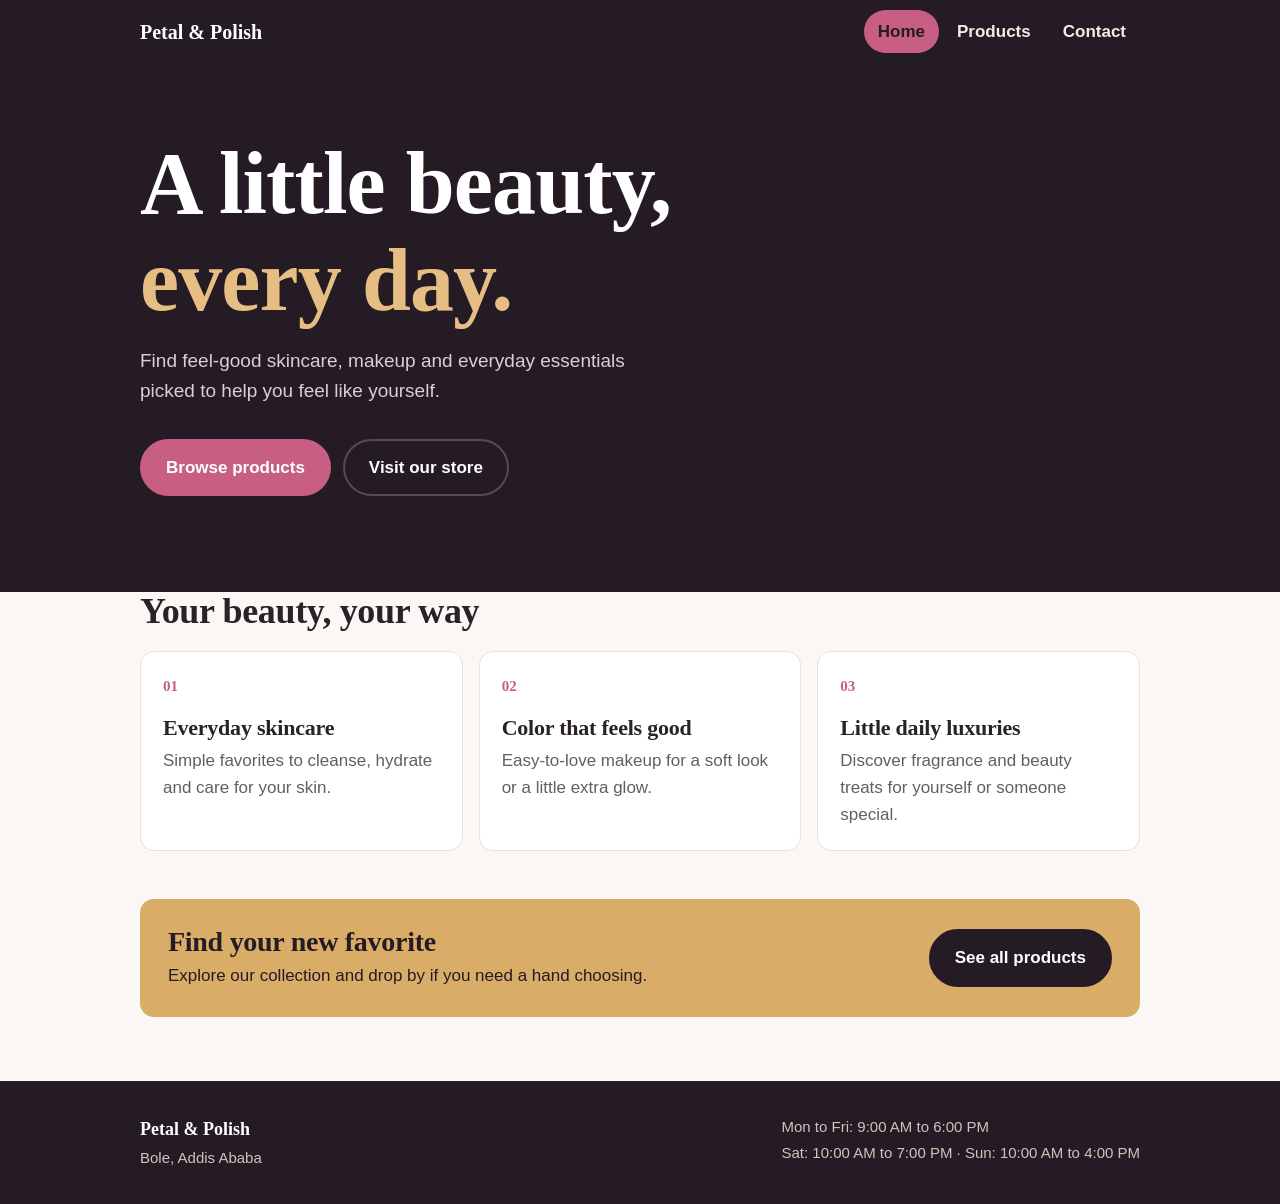
<file: index.html>
<!DOCTYPE html>
<html lang="en">
  <head>
    <meta charset="UTF-8">
    <meta name="viewport" content="width=device-width, initial-scale=1">
    <title>Petal &amp; Polish | Beauty and skincare</title>
    <meta name="description" content="Discover skincare, makeup and beauty essentials at Petal & Polish.">
    <meta name="theme-color" content="#251b24">
    <link rel="stylesheet" href="css/style.css">
  </head>
  <body>
    <a class="skip" href="#content">Skip to content</a>

    <header class="site-header">
      <div class="wrap header-inner">
        <a class="brand" href="index.html">Petal &amp; Polish</a>
        <nav class="site-nav" aria-label="Main">
          <a href="index.html" aria-current="page">Home</a>
          <a href="menu.html">Products</a>
          <a href="contact.html">Contact</a>
        </nav>
      </div>
    </header>

    <section class="hero">
      <div class="wrap hero-inner">
        <h1>A little beauty,<br><span class="accent">every day.</span></h1>
        <p class="lead">Find feel-good skincare, makeup and everyday essentials picked to help you feel like yourself.</p>
        <div class="actions">
          <a class="button" href="menu.html">Browse products</a>
          <a class="button button-ghost" href="contact.html">Visit our store</a>
        </div>
      </div>
    </section>

    <main id="content" class="wrap">
      <section aria-labelledby="why-title">
        <h2 id="why-title" class="section-title">Your beauty, your way</h2>
        <div class="highlights">
          <article class="highlight">
            <span class="highlight-num" aria-hidden="true">01</span>
            <h3>Everyday skincare</h3>
            <p>Simple favorites to cleanse, hydrate and care for your skin.</p>
          </article>
          <article class="highlight">
            <span class="highlight-num" aria-hidden="true">02</span>
            <h3>Color that feels good</h3>
            <p>Easy-to-love makeup for a soft look or a little extra glow.</p>
          </article>
          <article class="highlight">
            <span class="highlight-num" aria-hidden="true">03</span>
            <h3>Little daily luxuries</h3>
            <p>Discover fragrance and beauty treats for yourself or someone special.</p>
          </article>
        </div>
      </section>

      <section class="cta" aria-labelledby="cta-title">
        <div>
          <h2 id="cta-title">Find your new favorite</h2>
          <p>Explore our collection and drop by if you need a hand choosing.</p>
        </div>
        <a class="button" href="menu.html">See all products</a>
      </section>
    </main>

    <footer class="site-footer">
      <div class="wrap footer-inner">
        <div>
          <p class="footer-name">Petal &amp; Polish</p>
          <p>Bole, Addis Ababa</p>
        </div>
        <div>
          <p>Mon to Fri: 9:00 AM to 6:00 PM</p>
          <p>Sat: 10:00 AM to 7:00 PM &middot; Sun: 10:00 AM to 4:00 PM</p>
        </div>
      </div>
    </footer>

    <script src="js/app.js"></script>
  </body>
</html>
</file>
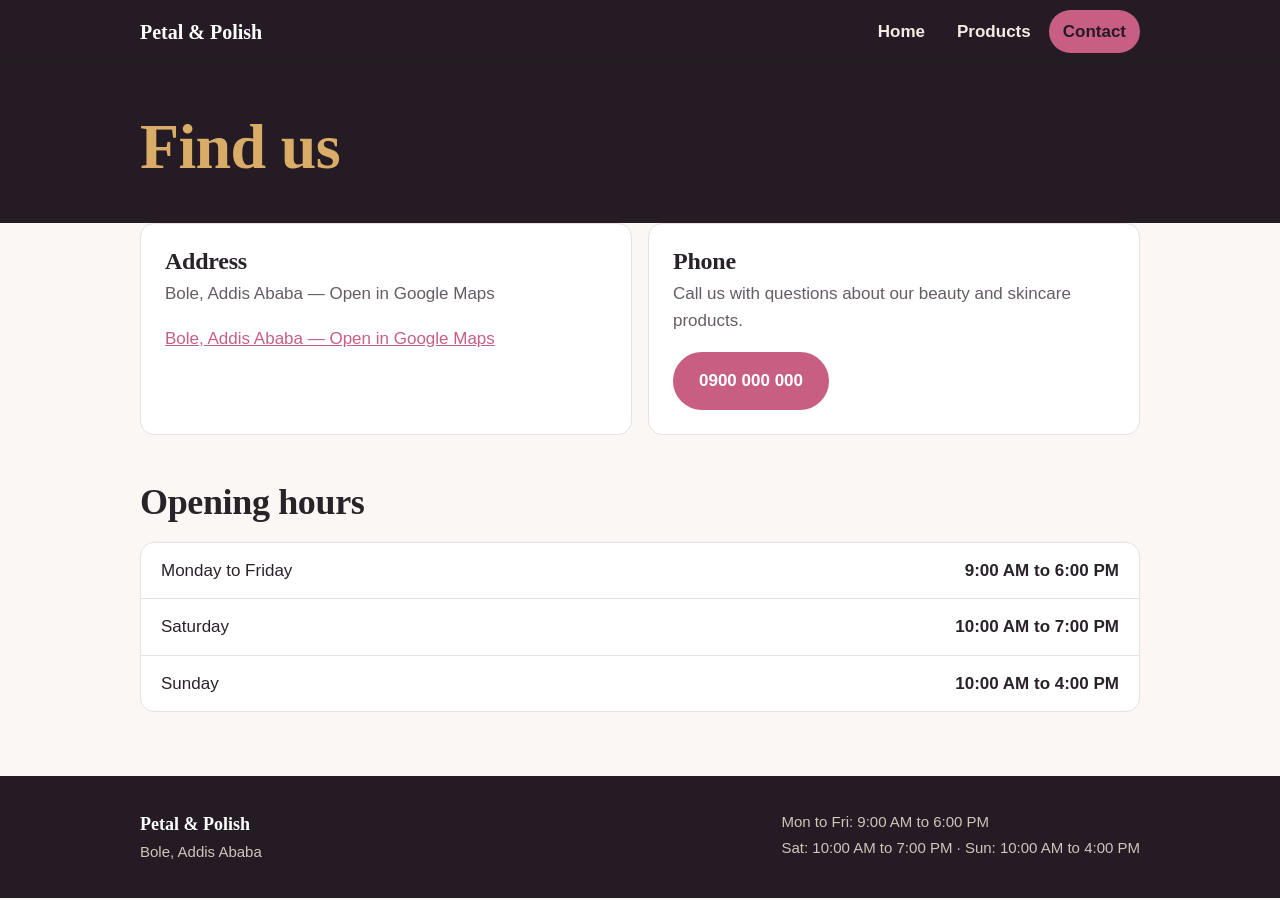
<file: contact.html>
<!DOCTYPE html>
<html lang="en">
  <head>
    <meta charset="UTF-8">
    <meta name="viewport" content="width=device-width, initial-scale=1">
    <title>Contact | Petal &amp; Polish</title>
    <meta name="description" content="Visit Petal & Polish in Bole, Addis Ababa, or get in touch with our beauty shop.">
    <meta name="theme-color" content="#251b24">
    <link rel="stylesheet" href="css/style.css">
  </head>
  <body>
    <a class="skip" href="#content">Skip to content</a>

    <header class="site-header">
      <div class="wrap header-inner">
        <a class="brand" href="index.html">Petal &amp; Polish</a>
        <nav class="site-nav" aria-label="Main">
          <a href="index.html">Home</a>
          <a href="menu.html">Products</a>
          <a href="contact.html" aria-current="page">Contact</a>
        </nav>
      </div>
    </header>

    <section class="page-head">
      <div class="wrap">
        <h1>Find us</h1>
      </div>
    </section>

    <main id="content" class="wrap">
      <div class="contact-grid">
        <div class="contact-box">
          <h2>Address</h2>
          <p>Bole, Addis Ababa — Open in Google Maps </p>
          <p><a href="https://www.google.com/maps/search/?api=1&amp;query=Bole%2C%20Addis%20Ababa" target="_blank" rel="noopener noreferrer">Bole, Addis Ababa — Open in Google Maps</a></p>
        </div>

        <div class="contact-box">
          <h2>Phone</h2>
          <p>Call us with questions about our beauty and skincare products.</p>
          <a class="button" href="tel:0900000000">0900 000 000</a>
        </div>
      </div>

      <h2 class="section-title">Opening hours</h2>
      <table class="hours">
        <caption class="sr-only">Opening hours</caption>
        <tbody>
          <tr><th scope="row">Monday to Friday</th><td>9:00 AM to 6:00 PM</td></tr>
          <tr><th scope="row">Saturday</th><td>10:00 AM to 7:00 PM</td></tr>
          <tr><th scope="row">Sunday</th><td>10:00 AM to 4:00 PM</td></tr>
        </tbody>
      </table>
    </main>

    <footer class="site-footer">
      <div class="wrap footer-inner">
        <div>
          <p class="footer-name">Petal &amp; Polish</p>
          <p>Bole, Addis Ababa</p>
        </div>
        <div>
          <p>Mon to Fri: 9:00 AM to 6:00 PM</p>
          <p>Sat: 10:00 AM to 7:00 PM &middot; Sun: 10:00 AM to 4:00 PM</p>
        </div>
      </div>
    </footer>

    <script src="js/app.js"></script>
  </body>
</html>
</file>
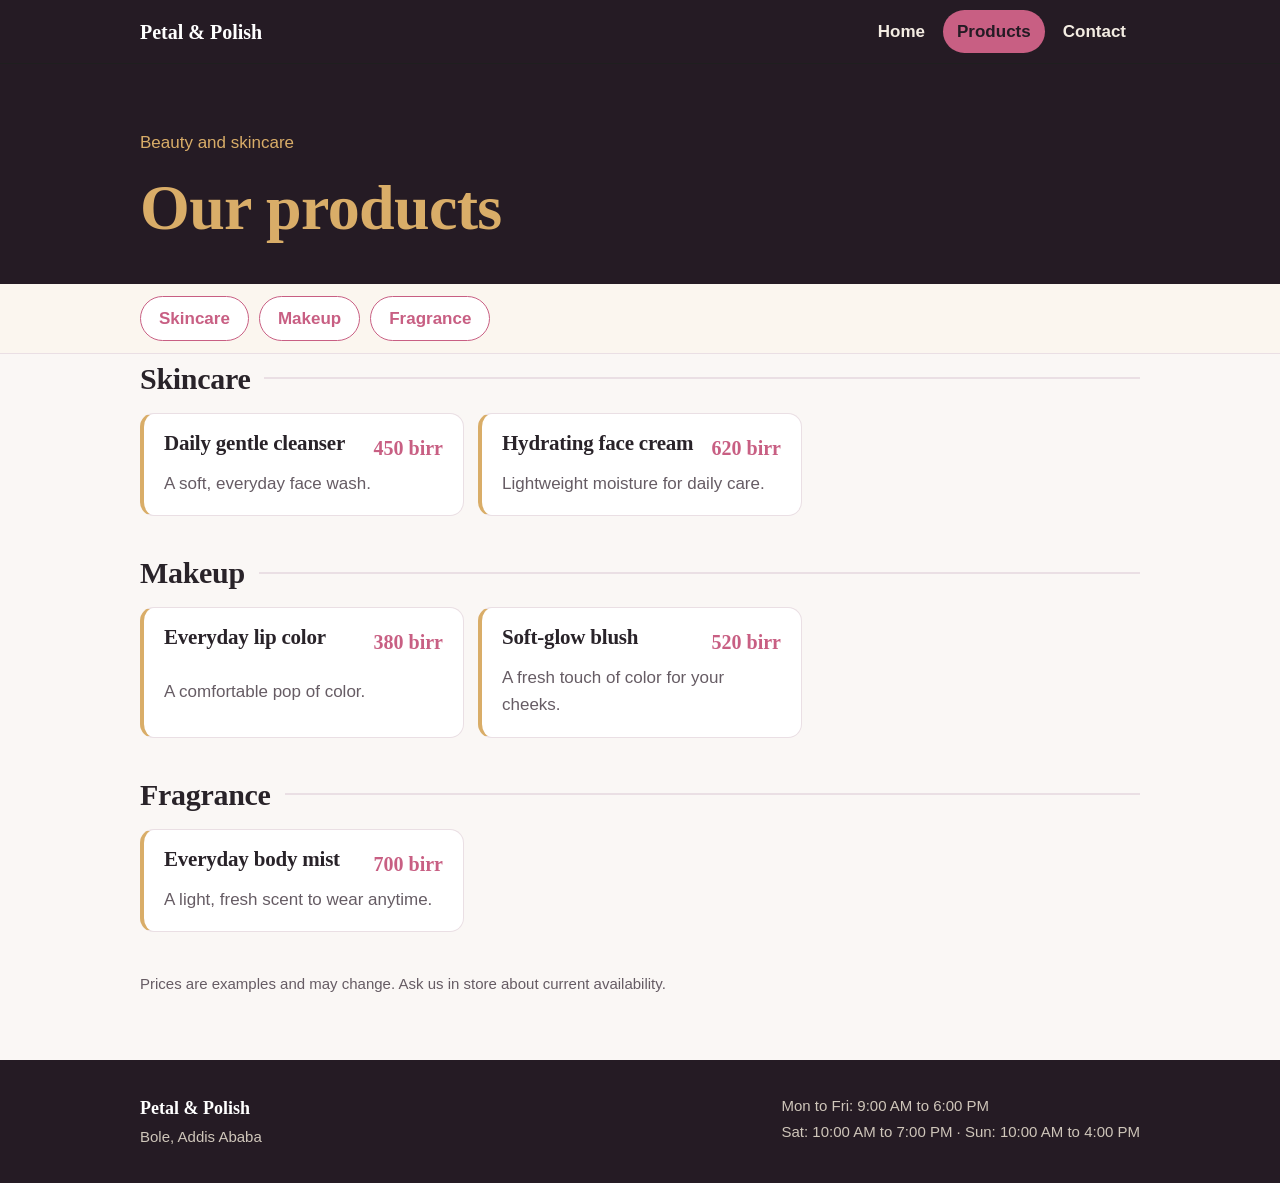
<file: menu.html>
<!DOCTYPE html>
<html lang="en">
  <head>
    <meta charset="UTF-8">
    <meta name="viewport" content="width=device-width, initial-scale=1">
    <title>Products | Petal &amp; Polish</title>
    <meta name="description" content="Explore skincare, makeup and beauty essentials at Petal & Polish.">
    <meta name="theme-color" content="#251b24">
    <link rel="stylesheet" href="css/style.css">
  </head>
  <body>
    <a class="skip" href="#content">Skip to content</a>

    <header class="site-header">
      <div class="wrap header-inner">
        <a class="brand" href="index.html">Petal &amp; Polish</a>
        <nav class="site-nav" aria-label="Main">
          <a href="index.html">Home</a>
          <a href="menu.html" aria-current="page">Products</a>
          <a href="contact.html">Contact</a>
        </nav>
      </div>
    </header>

    <section class="page-head">
      <div class="wrap">
        <p class="eyebrow">Beauty and skincare</p>
        <h1>Our products</h1>
      </div>
    </section>

    <nav class="chips" aria-label="Menu sections">
      <div class="wrap chips-inner">
        <a href="#skincare">Skincare</a>
        <a href="#makeup">Makeup</a>
        <a href="#fragrance">Fragrance</a>
      </div>
    </nav>

    <main id="content" class="wrap">
      <section aria-labelledby="skincare">
        <h2 id="skincare" class="menu-title">Skincare</h2>
        <div class="menu-grid">
          <article class="item">
            <h3>Daily gentle cleanser</h3>
            <p>A soft, everyday face wash.</p>
            <p class="price">450 birr</p>
          </article>
          <article class="item">
            <h3>Hydrating face cream</h3>
            <p>Lightweight moisture for daily care.</p>
            <p class="price">620 birr</p>
          </article>
        </div>
      </section>

      <section aria-labelledby="makeup">
        <h2 id="makeup" class="menu-title">Makeup</h2>
        <div class="menu-grid">
          <article class="item">
            <h3>Everyday lip color</h3>
            <p>A comfortable pop of color.</p>
            <p class="price">380 birr</p>
          </article>
          <article class="item">
            <h3>Soft-glow blush</h3>
            <p>A fresh touch of color for your cheeks.</p>
            <p class="price">520 birr</p>
          </article>
        </div>
      </section>

      <section aria-labelledby="fragrance">
        <h2 id="fragrance" class="menu-title">Fragrance</h2>
        <div class="menu-grid">
          <article class="item">
            <h3>Everyday body mist</h3>
            <p>A light, fresh scent to wear anytime.</p>
            <p class="price">700 birr</p>
          </article>
        </div>
      </section>

      <p class="note">Prices are examples and may change. Ask us in store about current availability.</p>
    </main>

    <footer class="site-footer">
      <div class="wrap footer-inner">
        <div>
          <p class="footer-name">Petal &amp; Polish</p>
          <p>Bole, Addis Ababa</p>
        </div>
        <div>
          <p>Mon to Fri: 9:00 AM to 6:00 PM</p>
          <p>Sat: 10:00 AM to 7:00 PM &middot; Sun: 10:00 AM to 4:00 PM</p>
        </div>
      </div>
    </footer>

    <script src="js/app.js"></script>
  </body>
</html>
</file>
<file: css/style.css>
/* ===== Colors and fonts ===== */
:root {
  --black: #251b24;
  --ink: #292329;
  --muted: #665c64;
  --cream: #faf7f5;
  --card: #ffffff;
  --line: #eadfe4;
  --red: #c85f83;
  --red-dark: #a94368;
  --yellow: #d9ad68;
  --radius: 14px;
  --display: Georgia, "Times New Roman", serif;
  --body: Arial, Helvetica, sans-serif;
}

*,
*::before,
*::after {
  box-sizing: border-box;
}

/* ===== Whole page ===== */
html {
  scroll-behavior: smooth;
}

body {
  margin: 0;
  font-family: var(--body);
  font-size: 17px;
  background-color: var(--cream);
  color: var(--ink);
  line-height: 1.6;
  -webkit-font-smoothing: antialiased;
}

h1,
h2,
h3 {
  font-family: var(--display);
  line-height: 1.1;
  letter-spacing: -0.01em;
}

a {
  color: var(--red);
}

:focus-visible {
  outline: 3px solid var(--yellow);
  outline-offset: 3px;
  border-radius: 4px;
}

.wrap {
  width: 100%;
  max-width: 1040px;
  margin: 0 auto;
  padding: 0 20px;
}

.skip {
  position: absolute;
  left: 12px;
  top: -60px;
  z-index: 20;
  padding: 10px 16px;
  background: var(--yellow);
  color: var(--black);
  font-weight: 600;
  border-radius: 8px;
}

.skip:focus {
  top: 12px;
}

.sr-only {
  position: absolute;
  width: 1px;
  height: 1px;
  overflow: hidden;
  clip: rect(0 0 0 0);
  white-space: nowrap;
}

/* ===== Top bar ===== */
.site-header {
  background-color: var(--black);
  border-bottom: 1px solid #1f1f1f;
}

.header-inner {
  display: flex;
  align-items: center;
  justify-content: space-between;
  gap: 16px;
  padding-top: 10px;
  padding-bottom: 10px;
}

.brand {
  display: block;
  color: #ffffff;
  font-family: var(--display);
  font-size: 20px;
  font-weight: 800;
  text-decoration: none;
}

.site-nav {
  display: flex;
  gap: 4px;
}

.site-nav a {
  padding: 8px 14px;
  border-radius: 999px;
  color: #f3ece2;
  font-weight: 600;
  text-decoration: none;
  transition: background-color 0.2s ease, color 0.2s ease;
}

.site-nav a:hover {
  background-color: #392d37;
  color: #ffffff;
}

.site-nav a[aria-current="page"] {
  background-color: var(--red);
  color: var(--black);
}

/* ===== Home page: hero ===== */
.hero {
  position: relative;
  overflow: hidden;
  background-color: var(--black);
  color: #f3ece2;
  padding: 72px 0 96px 0;
}

.hero-inner {
  position: relative;
  z-index: 1;
}

.hero h1 {
  margin: 0;
  max-width: 14ch;
  font-size: clamp(44px, 8vw, 88px);
  font-weight: 800;
  color: #ffffff;
}

.accent {
  color: #e6bd82;
}

.lead {
  max-width: 520px;
  margin: 16px 0 32px 0;
  font-size: 19px;
  color: #d9cfd6;
}

.actions {
  display: flex;
  flex-wrap: wrap;
  gap: 12px;
}

/* ===== Buttons ===== */
.button {
  display: inline-block;
  padding: 13px 24px;
  border: 2px solid var(--red);
  border-radius: 999px;
  background-color: var(--red);
  color: #ffffff;
  font-weight: 600;
  text-decoration: none;
  transition: background-color 0.2s ease, border-color 0.2s ease, transform 0.2s ease;
}

.button:hover {
  background-color: var(--red-dark);
  border-color: var(--red-dark);
  transform: translateY(-2px);
}

.button-ghost {
  background-color: transparent;
  border-color: #574a55;
  color: #ffffff;
}

.button-ghost:hover {
  background-color: #ffffff;
  border-color: #ffffff;
  color: var(--black);
}

/* ===== Page content ===== */
main {
  padding-top: 48px;
  padding-bottom: 24px;
  animation: page-in 0.4s ease;
}

.section-title {
  margin: 0 0 20px 0;
  font-size: clamp(26px, 4vw, 36px);
}

/* ===== Home page: highlight boxes ===== */
.highlights {
  display: grid;
  grid-template-columns: repeat(auto-fit, minmax(220px, 1fr));
  gap: 16px;
}

.highlight {
  background-color: var(--card);
  border: 1px solid var(--line);
  border-radius: var(--radius);
  padding: 22px;
}

.highlight-num {
  display: block;
  margin-bottom: 18px;
  font-family: var(--display);
  font-weight: 800;
  font-size: 15px;
  color: var(--red);
}

.highlight h3 {
  margin: 0 0 6px 0;
  font-size: 22px;
}

.highlight p {
  margin: 0;
  color: var(--muted);
}

/* ===== Home page: call to action ===== */
.cta {
  display: flex;
  flex-wrap: wrap;
  align-items: center;
  justify-content: space-between;
  gap: 20px;
  margin-top: 48px;
  padding: 28px;
  border-radius: var(--radius);
  background-color: var(--yellow);
  color: var(--black);
}

.cta h2 {
  margin: 0 0 4px 0;
  font-size: 28px;
}

.cta p {
  margin: 0;
}

.cta .button {
  background-color: var(--black);
  border-color: var(--black);
}

.cta .button:hover {
  background-color: var(--red);
  border-color: var(--red);
}

/* ===== Menu and contact: page title ===== */
.page-head {
  background-color: var(--black);
  color: var(--yellow);
  padding: 48px 0 40px 0;
}

.page-head h1 {
  margin: 0;
  font-size: clamp(40px, 7vw, 64px);
  font-weight: 800;
}

/* ===== Menu section links ===== */
.chips {
  position: sticky;
  top: 0;
  z-index: 5;
  background-color: rgba(251, 246, 238, 0.92);
  border-bottom: 1px solid var(--line);
}

.chips-inner {
  display: flex;
  gap: 10px;
  padding-top: 12px;
  padding-bottom: 12px;
  overflow-x: auto;
}

.chips a {
  flex: none;
  padding: 8px 18px;
  border: 1px solid var(--red);
  border-radius: 999px;
  background-color: var(--card);
  color: var(--red);
  font-weight: 600;
  text-decoration: none;
  transition: background-color 0.2s ease, color 0.2s ease;
}

.chips a:hover {
  background-color: var(--red);
  color: #ffffff;
}

/* ===== Menu items ===== */
.menu-title {
  display: flex;
  align-items: center;
  gap: 14px;
  margin: 8px 0 18px 0;
  font-size: 30px;
}

.menu-title::after {
  content: "";
  flex: 1;
  height: 2px;
  background-color: var(--line);
}

.menu-grid {
  display: grid;
  grid-template-columns: repeat(auto-fill, minmax(280px, 1fr));
  gap: 14px;
  margin-bottom: 40px;
}

.item {
  display: grid;
  grid-template-columns: 1fr auto;
  gap: 6px 12px;
  background-color: var(--card);
  border: 1px solid var(--line);
  border-left: 4px solid var(--yellow);
  border-radius: var(--radius);
  padding: 18px 20px;
}

.item h3 {
  grid-column: 1;
  margin: 0;
  font-size: 21px;
}

.item p {
  grid-column: 1 / -1;
  margin: 0;
  color: var(--muted);
}

.item .price {
  grid-column: 2;
  grid-row: 1;
  font-family: var(--display);
  font-weight: 800;
  font-size: 20px;
  color: var(--red);
}

.note {
  color: var(--muted);
  font-size: 15px;
}

/* ===== Contact page ===== */
.contact-grid {
  display: grid;
  grid-template-columns: repeat(auto-fit, minmax(260px, 1fr));
  gap: 16px;
  margin-bottom: 48px;
}

.contact-box {
  display: flex;
  flex-direction: column;
  align-items: flex-start;
  background-color: var(--card);
  border: 1px solid var(--line);
  border-radius: var(--radius);
  padding: 24px;
}

.contact-box h2 {
  margin: 0 0 6px 0;
  font-size: 24px;
}

.contact-box p {
  margin: 0 0 18px 0;
  color: var(--muted);
}

.contact-box .button {
  margin-top: auto;
}

.hours {
  width: 100%;
  border-collapse: separate;
  border-spacing: 0;
  background-color: var(--card);
  border: 1px solid var(--line);
  border-radius: var(--radius);
  overflow: hidden;
}

.hours th,
.hours td {
  padding: 14px 20px;
  border-bottom: 1px solid var(--line);
  text-align: left;
}

.hours tr:last-child th,
.hours tr:last-child td {
  border-bottom: none;
}

.hours th {
  font-weight: 500;
}

.hours td {
  text-align: right;
  font-weight: 600;
}

/* ===== Bottom bar ===== */
.site-footer {
  background-color: var(--black);
  color: #cfc6ba;
  margin-top: 64px;
  padding: 32px 0;
  font-size: 15px;
}

.footer-inner {
  display: flex;
  flex-wrap: wrap;
  justify-content: space-between;
  gap: 16px;
}

.site-footer p {
  margin: 2px 0;
}

.footer-name {
  font-family: var(--display);
  font-weight: 800;
  font-size: 18px;
  color: #ffffff;
}

/* ===== Phone-friendly ===== */
@media (max-width: 560px) {
  body {
    font-size: 16px;
  }

  .brand {
    font-size: 16px;
  }

  .site-nav a {
    padding: 7px 10px;
    font-size: 15px;
  }

  .hero {
    padding: 48px 0 64px 0;
  }

  .actions .button {
    flex: 1 1 100%;
    text-align: center;
  }

  .hours th,
  .hours td {
    padding: 12px 14px;
  }
}

/* ===== Scroll animation ===== */
.reveal {
  opacity: 0;
  transform: translateY(24px);
  transition: opacity 0.7s ease, transform 0.7s ease;
}

.reveal.show {
  opacity: 1;
  transform: none;
}

/* ===== Smooth page change ===== */
@keyframes page-in {
  from {
    opacity: 0;
    transform: translateY(8px);
  }
  to {
    opacity: 1;
    transform: none;
  }
}

@media (prefers-reduced-motion: reduce) {
  html {
    scroll-behavior: auto;
  }

  main {
    animation: none;
  }

  .reveal {
    opacity: 1;
    transform: none;
    transition: none;
  }

  .button:hover {
    transform: none;
  }
}
</file>
